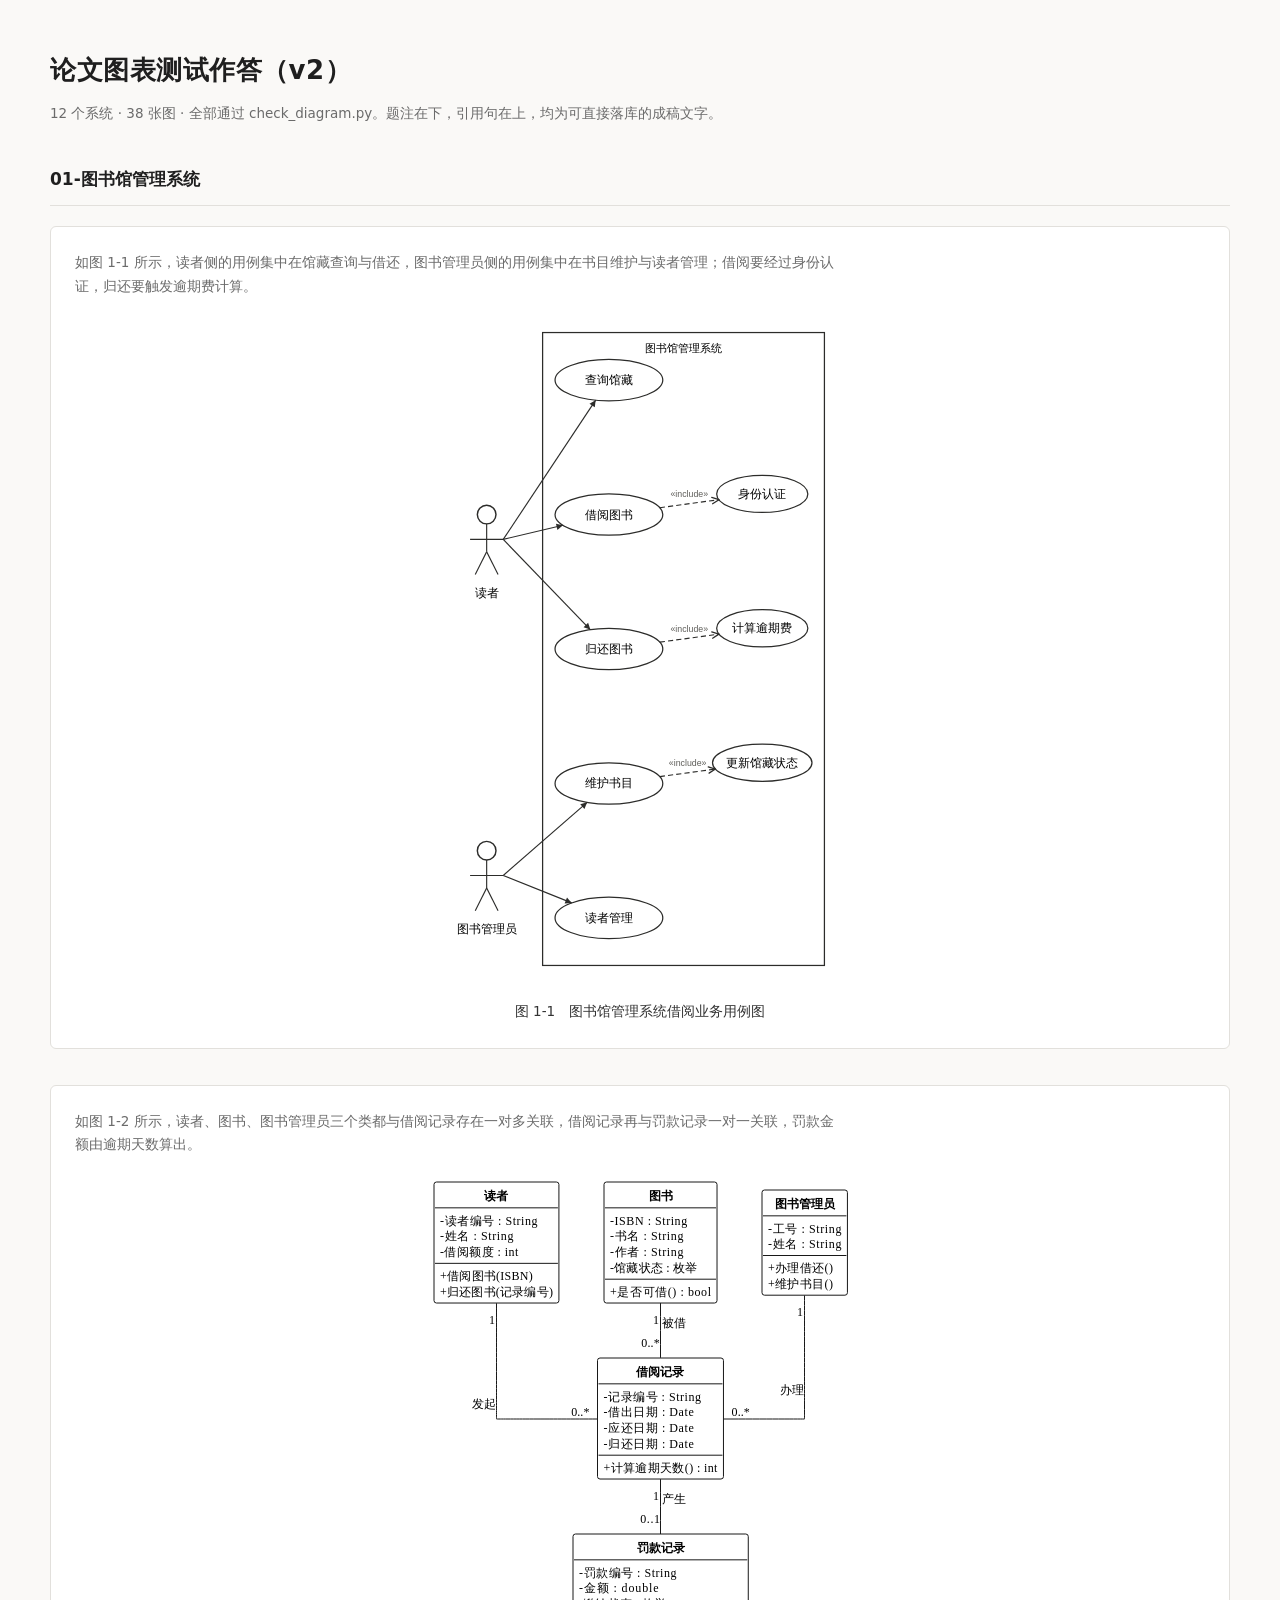
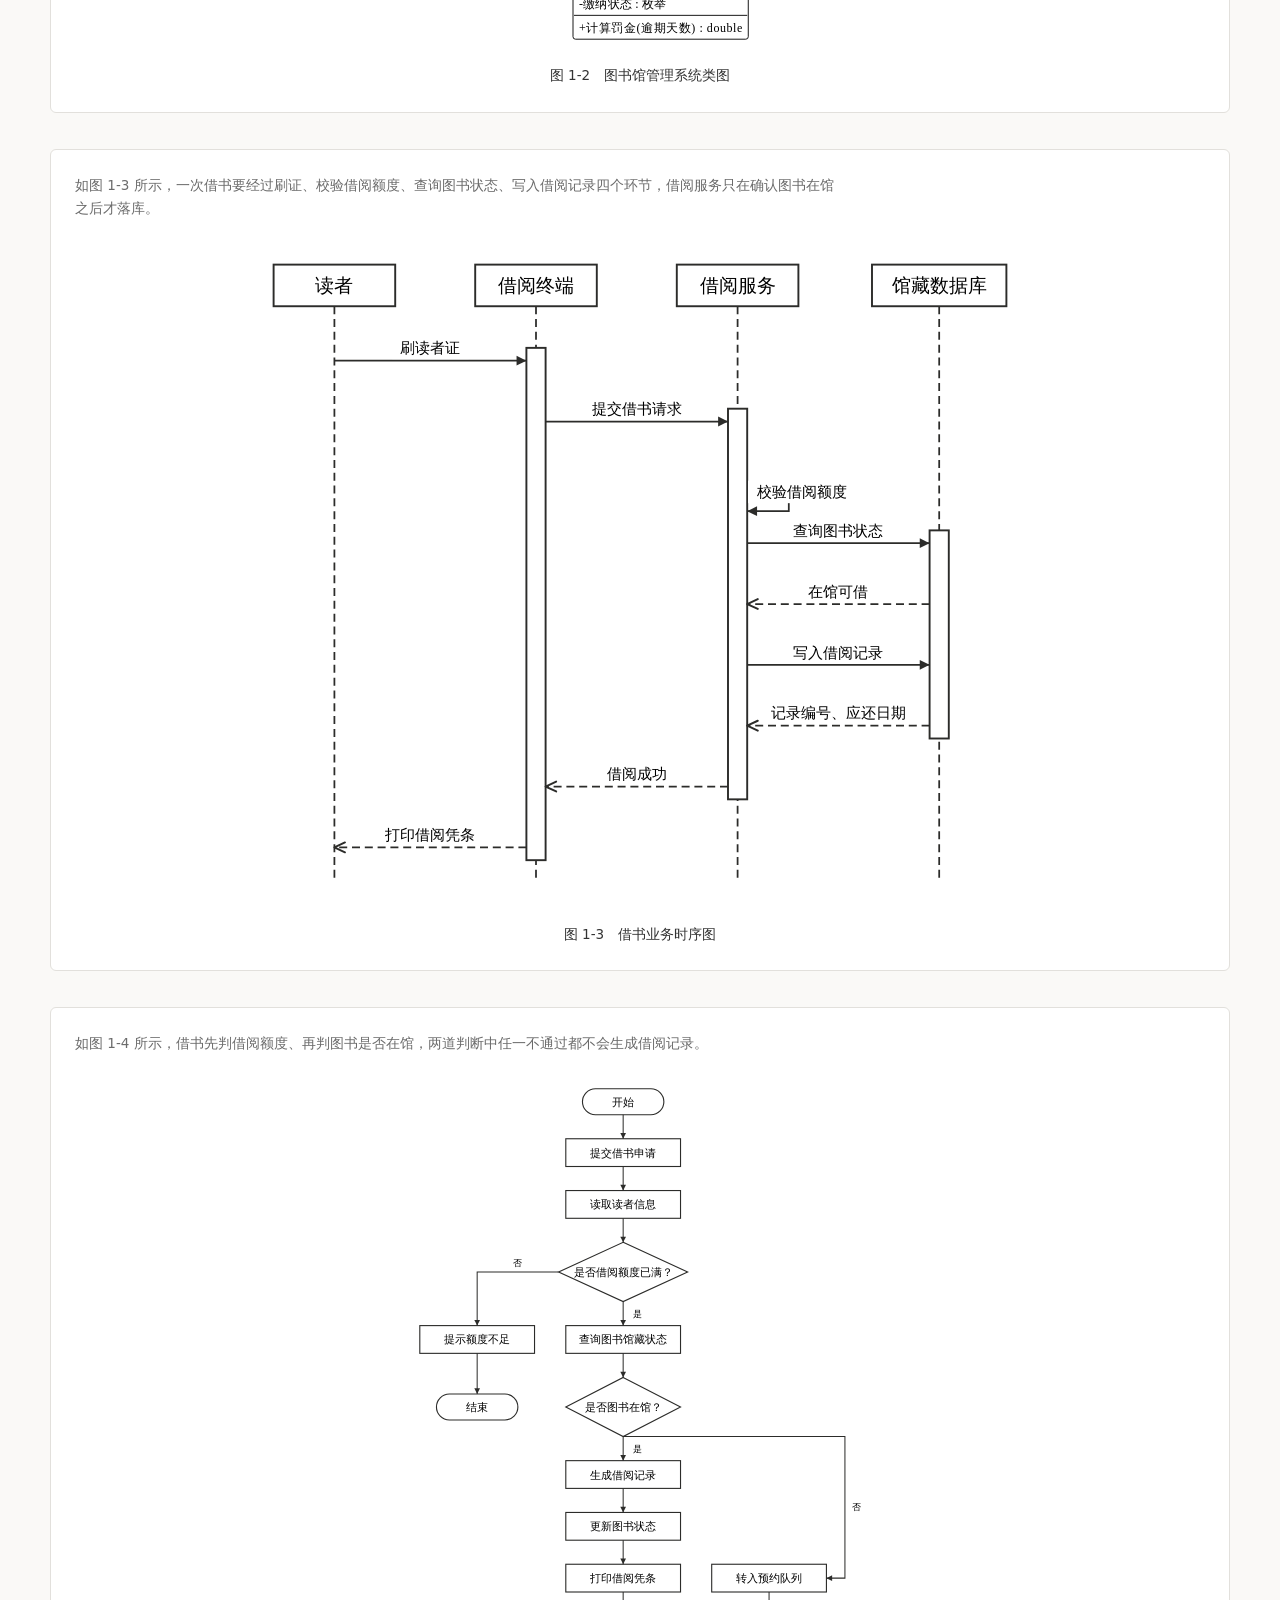
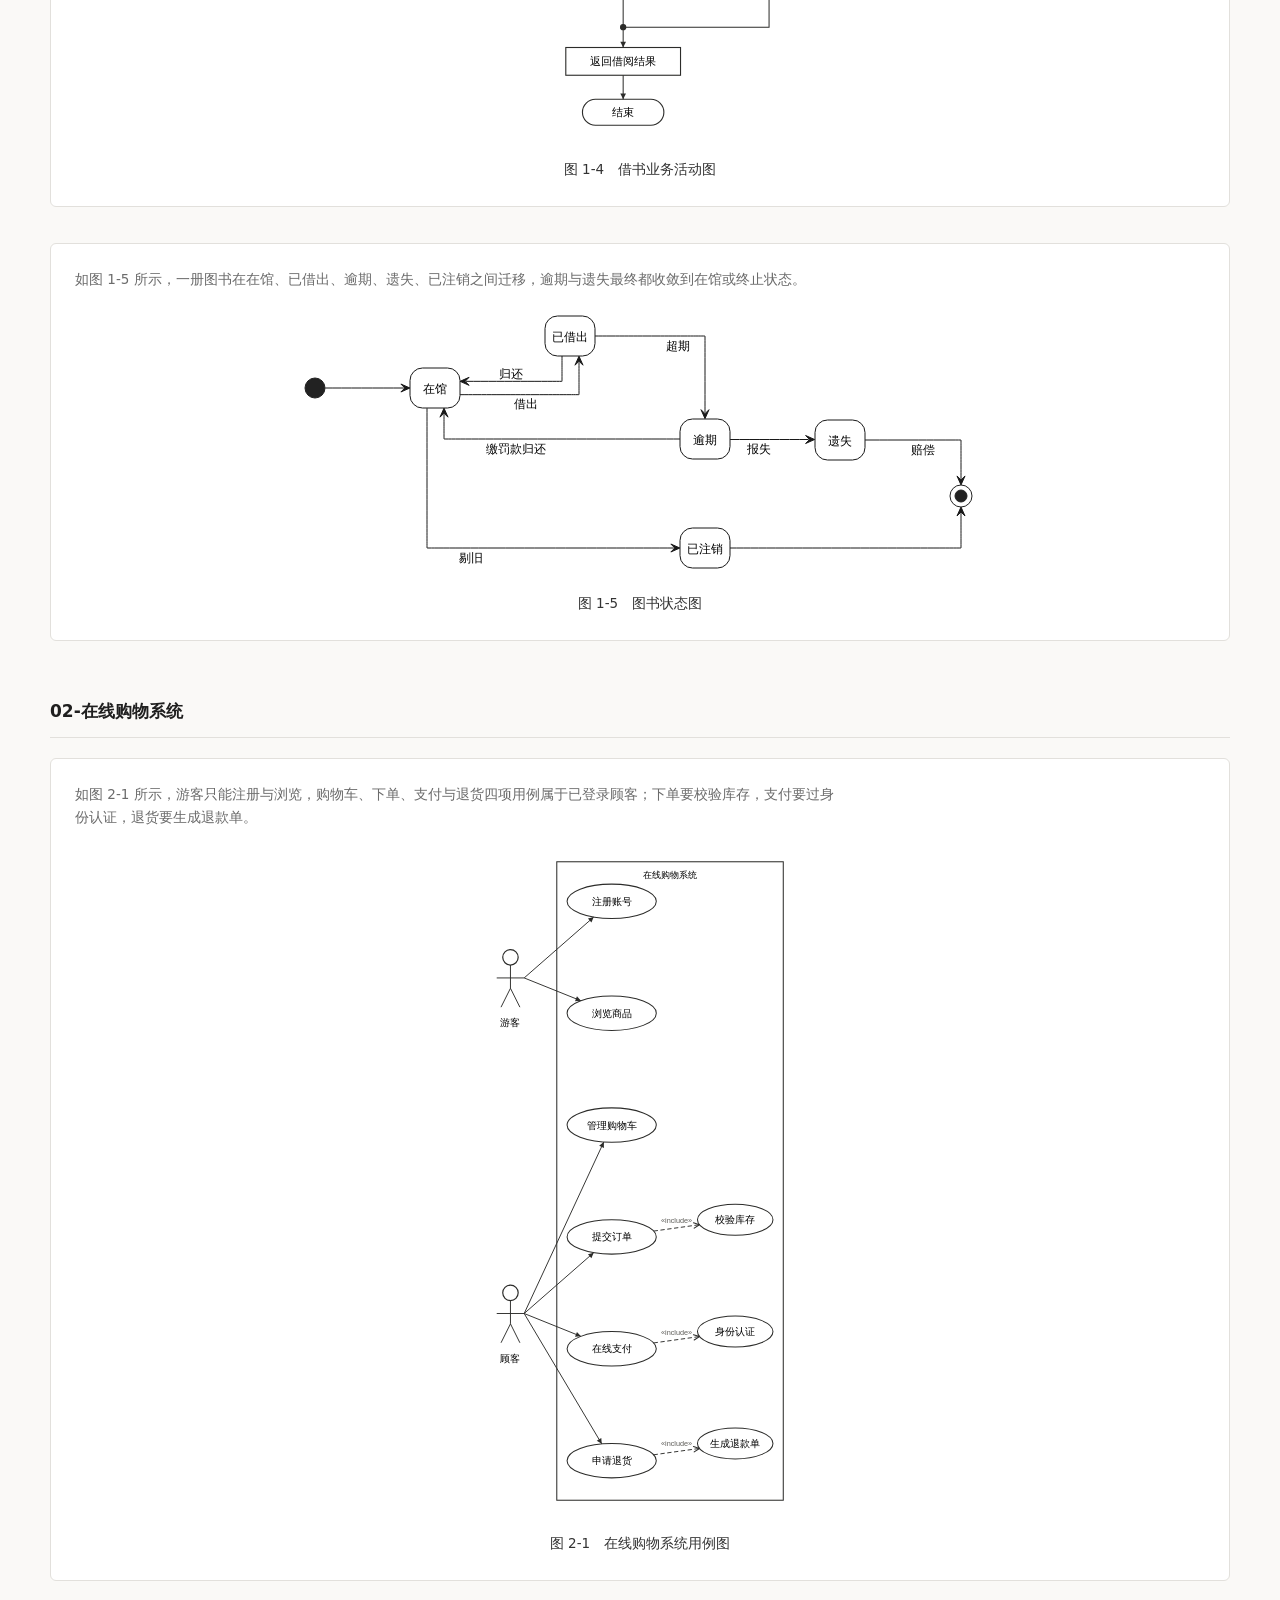
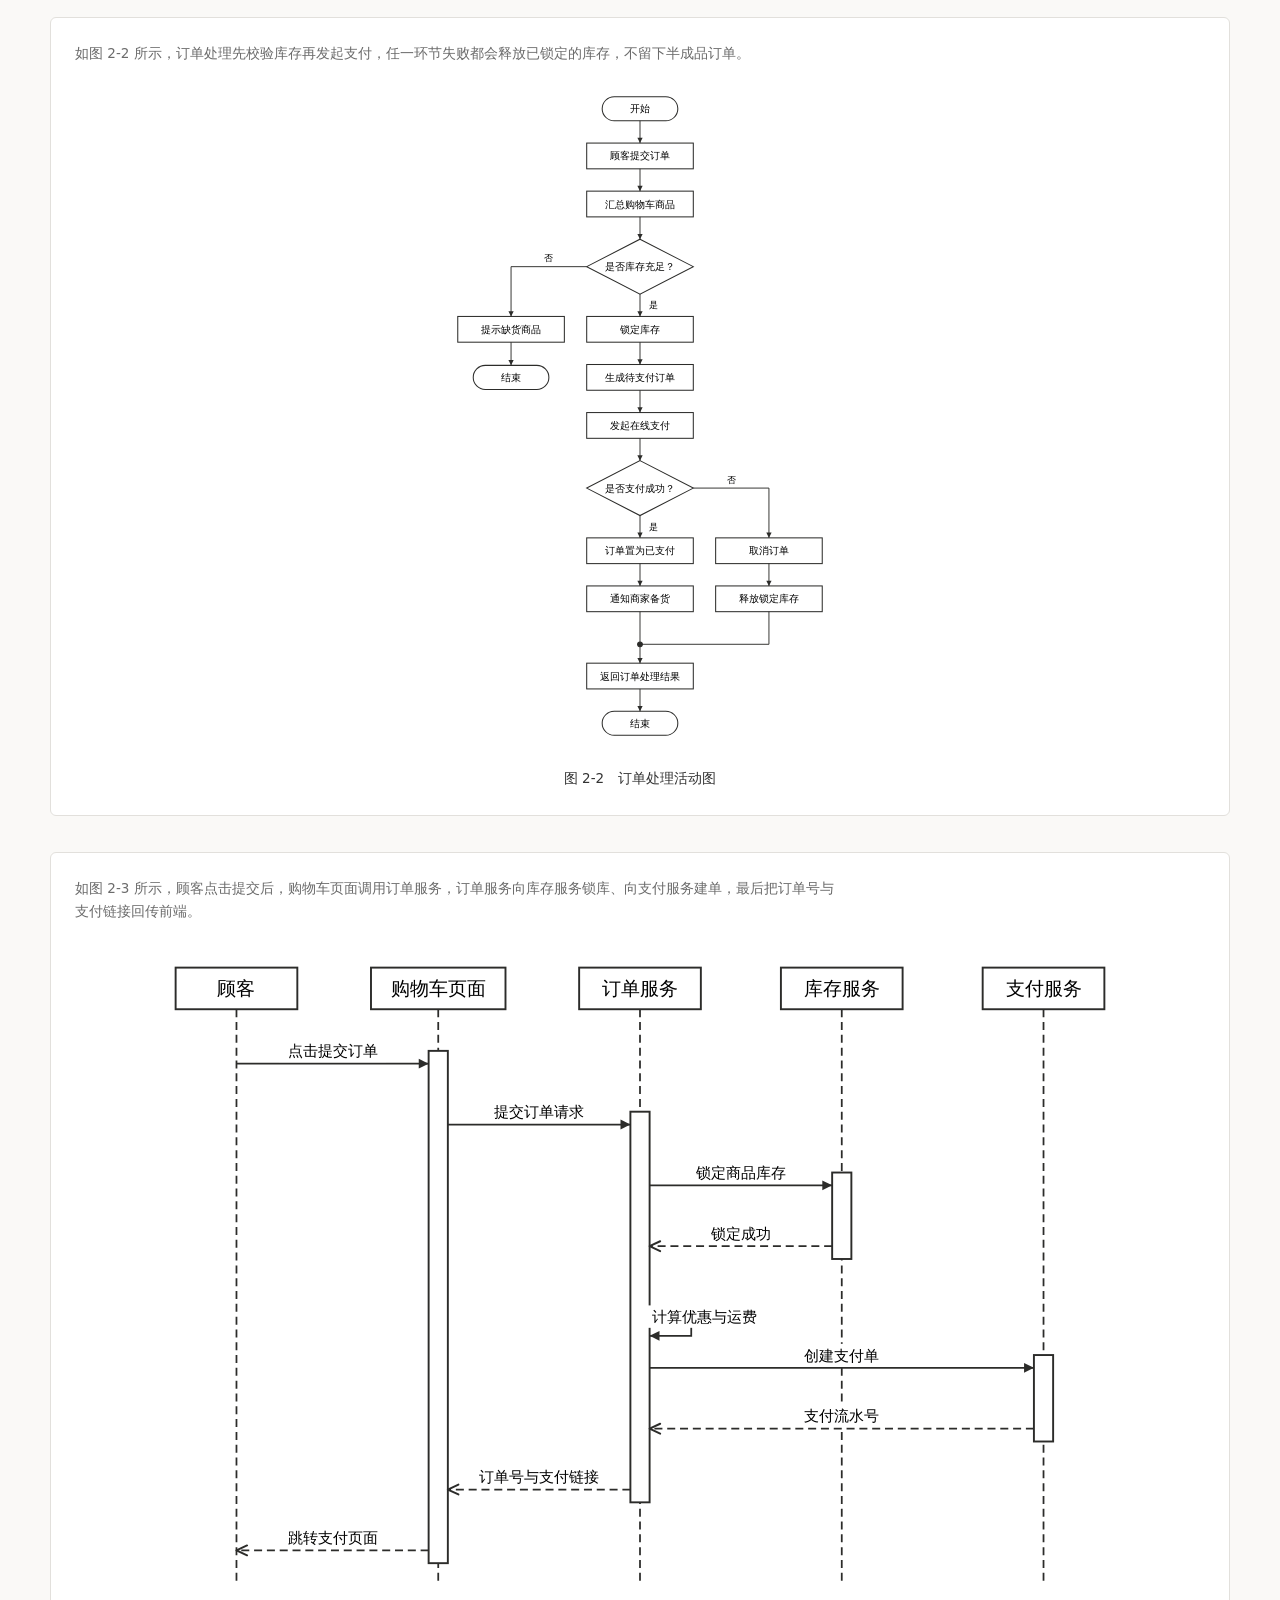
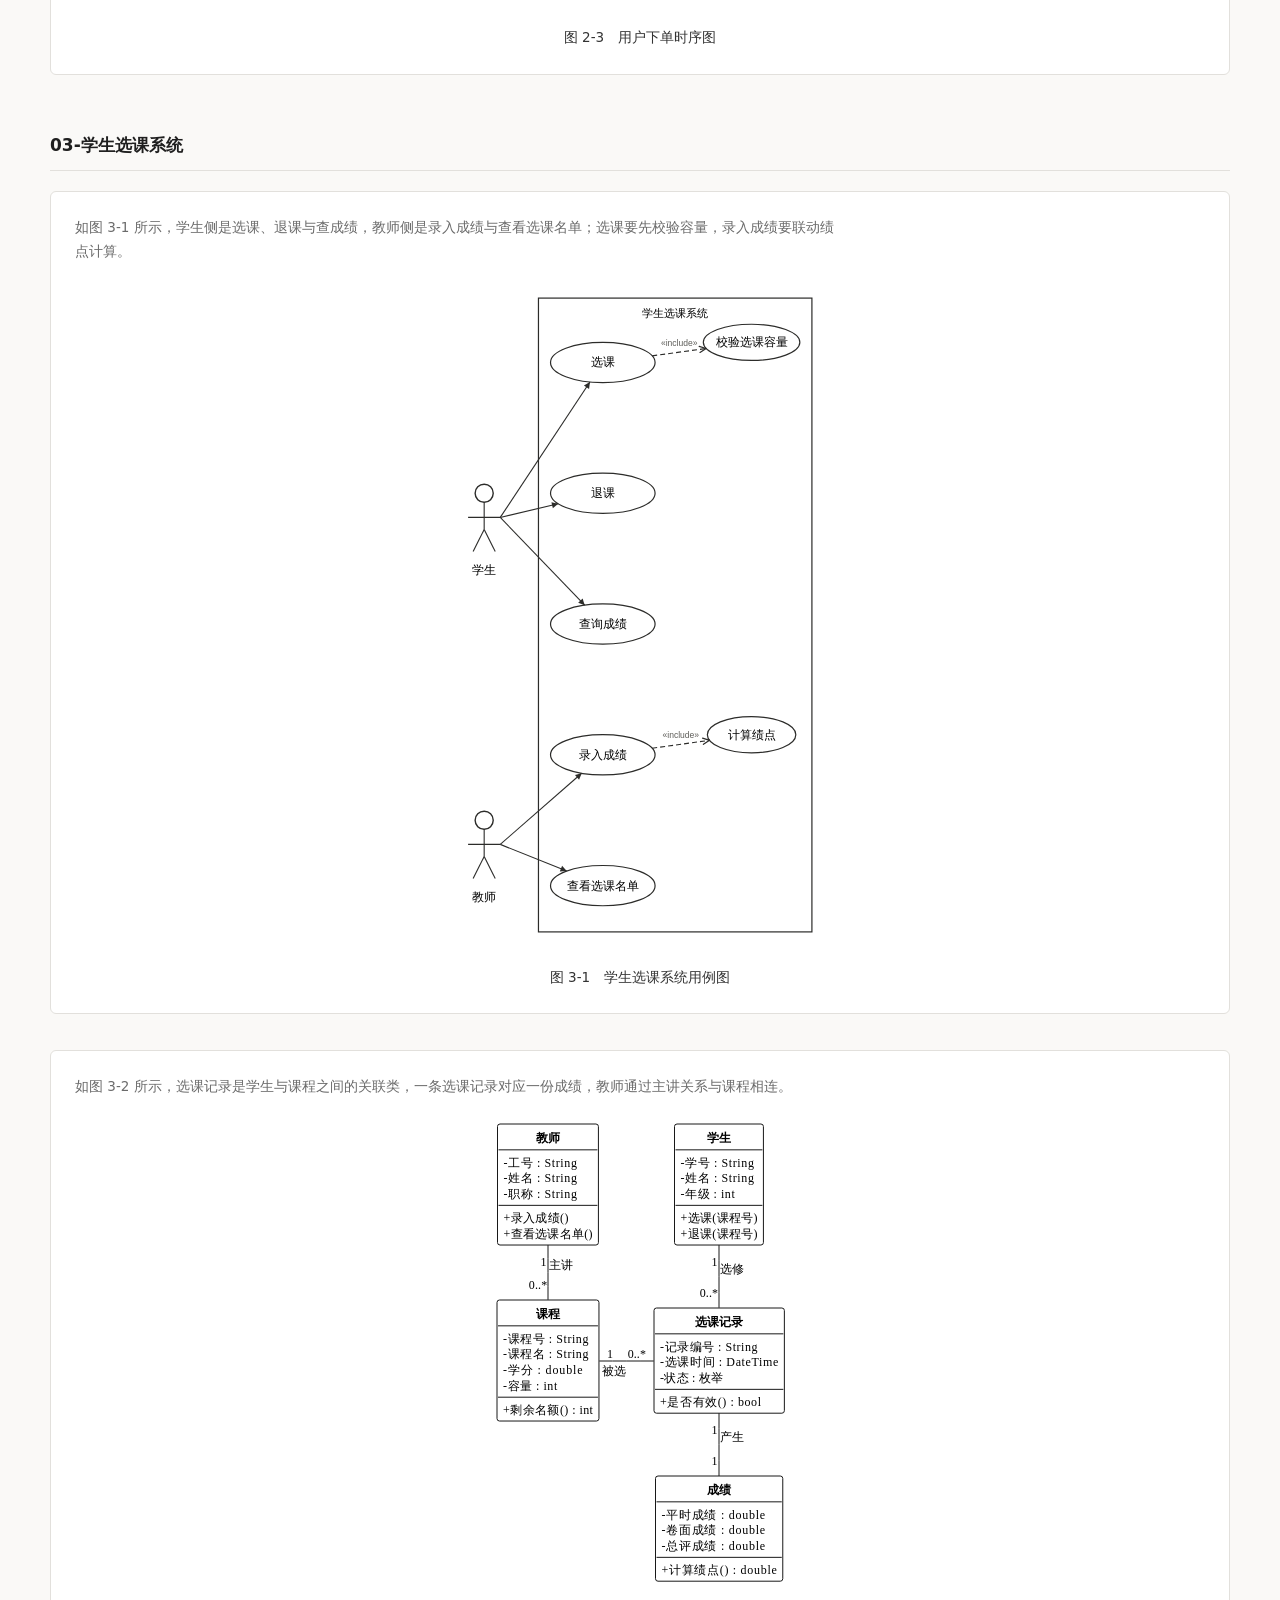
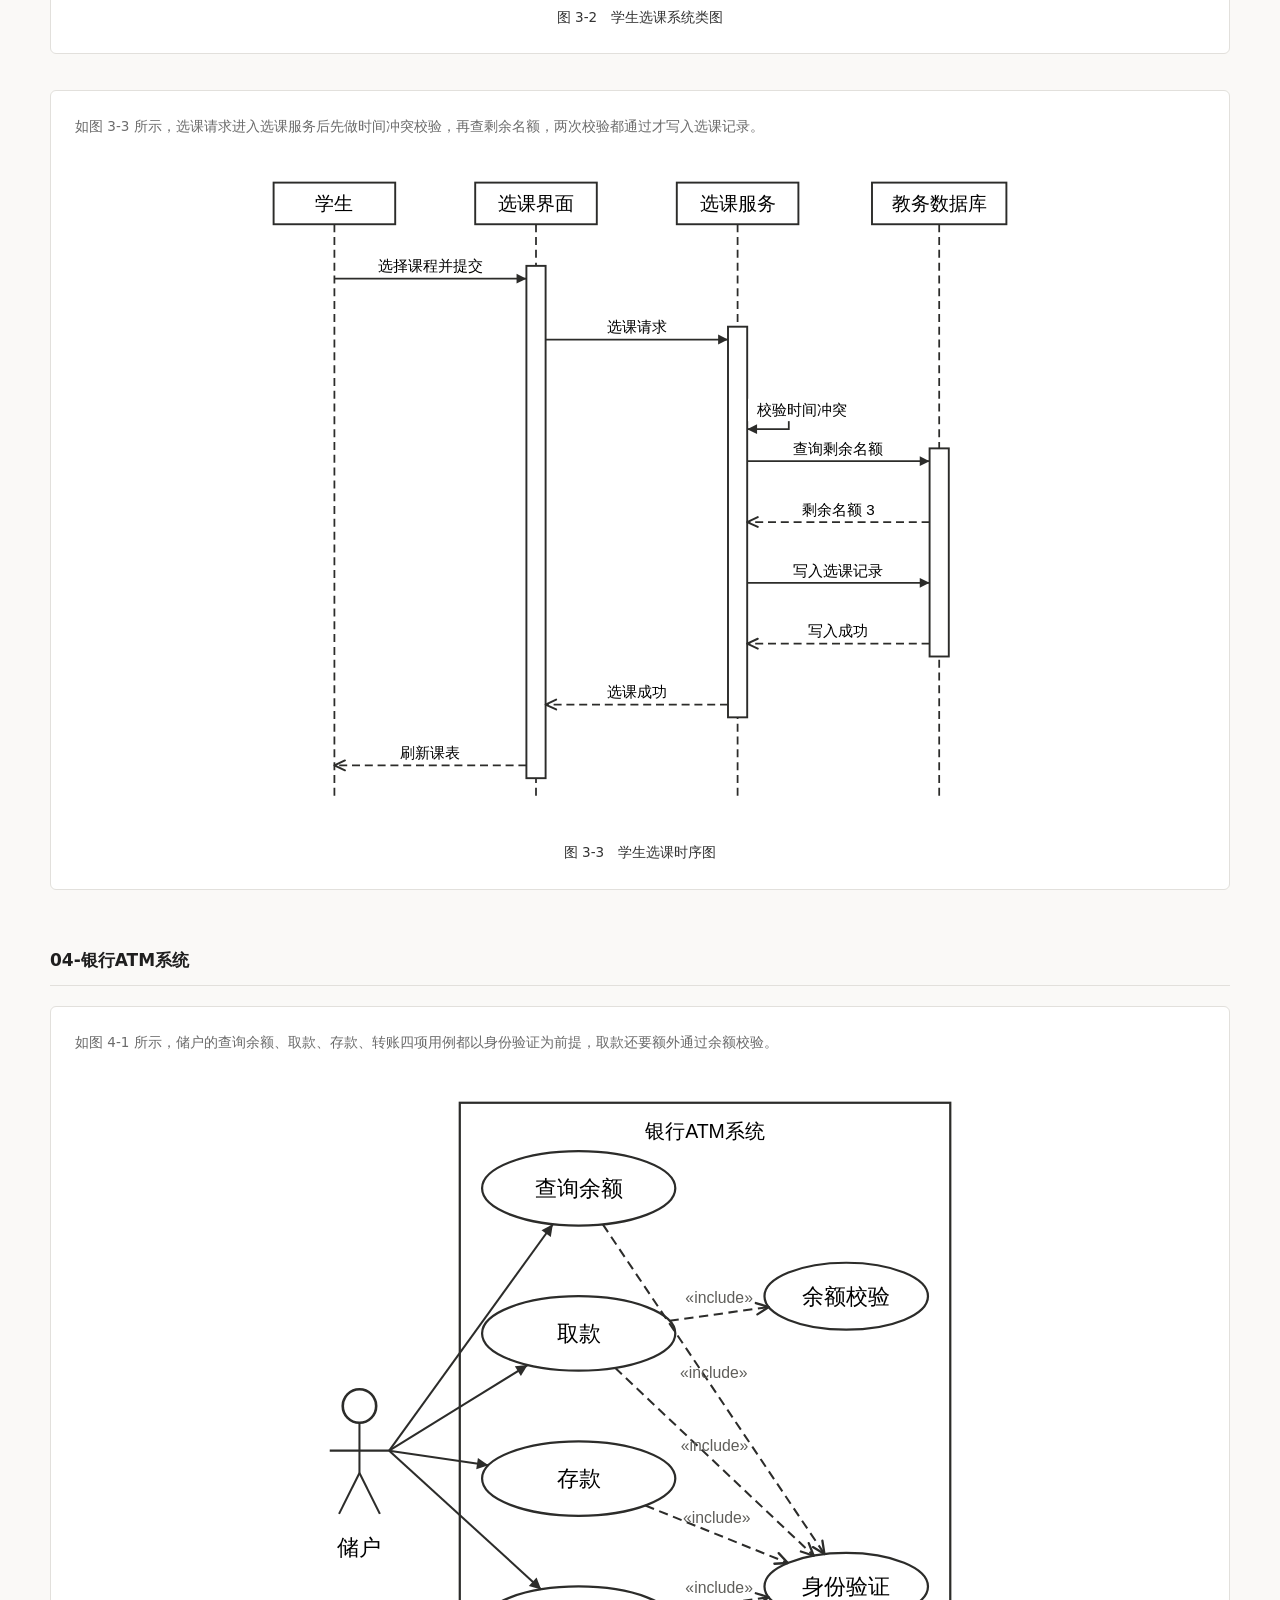
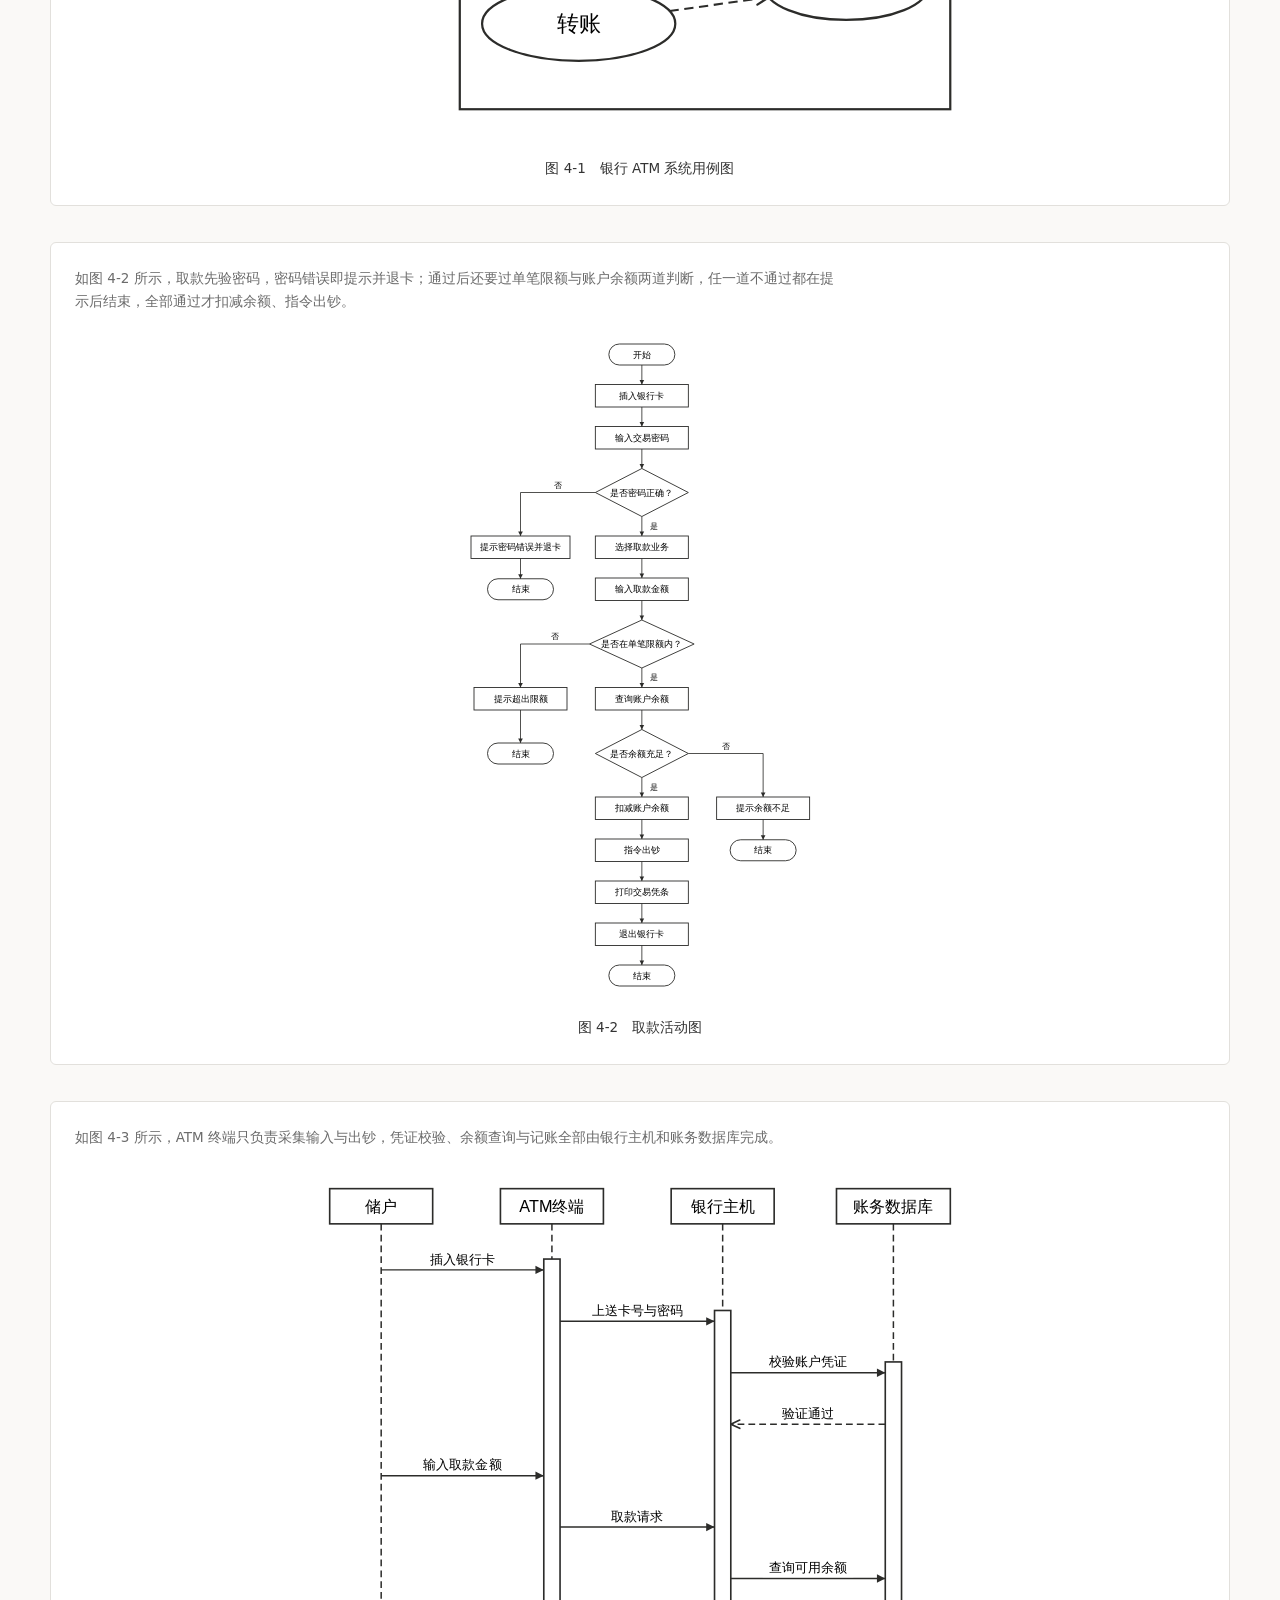
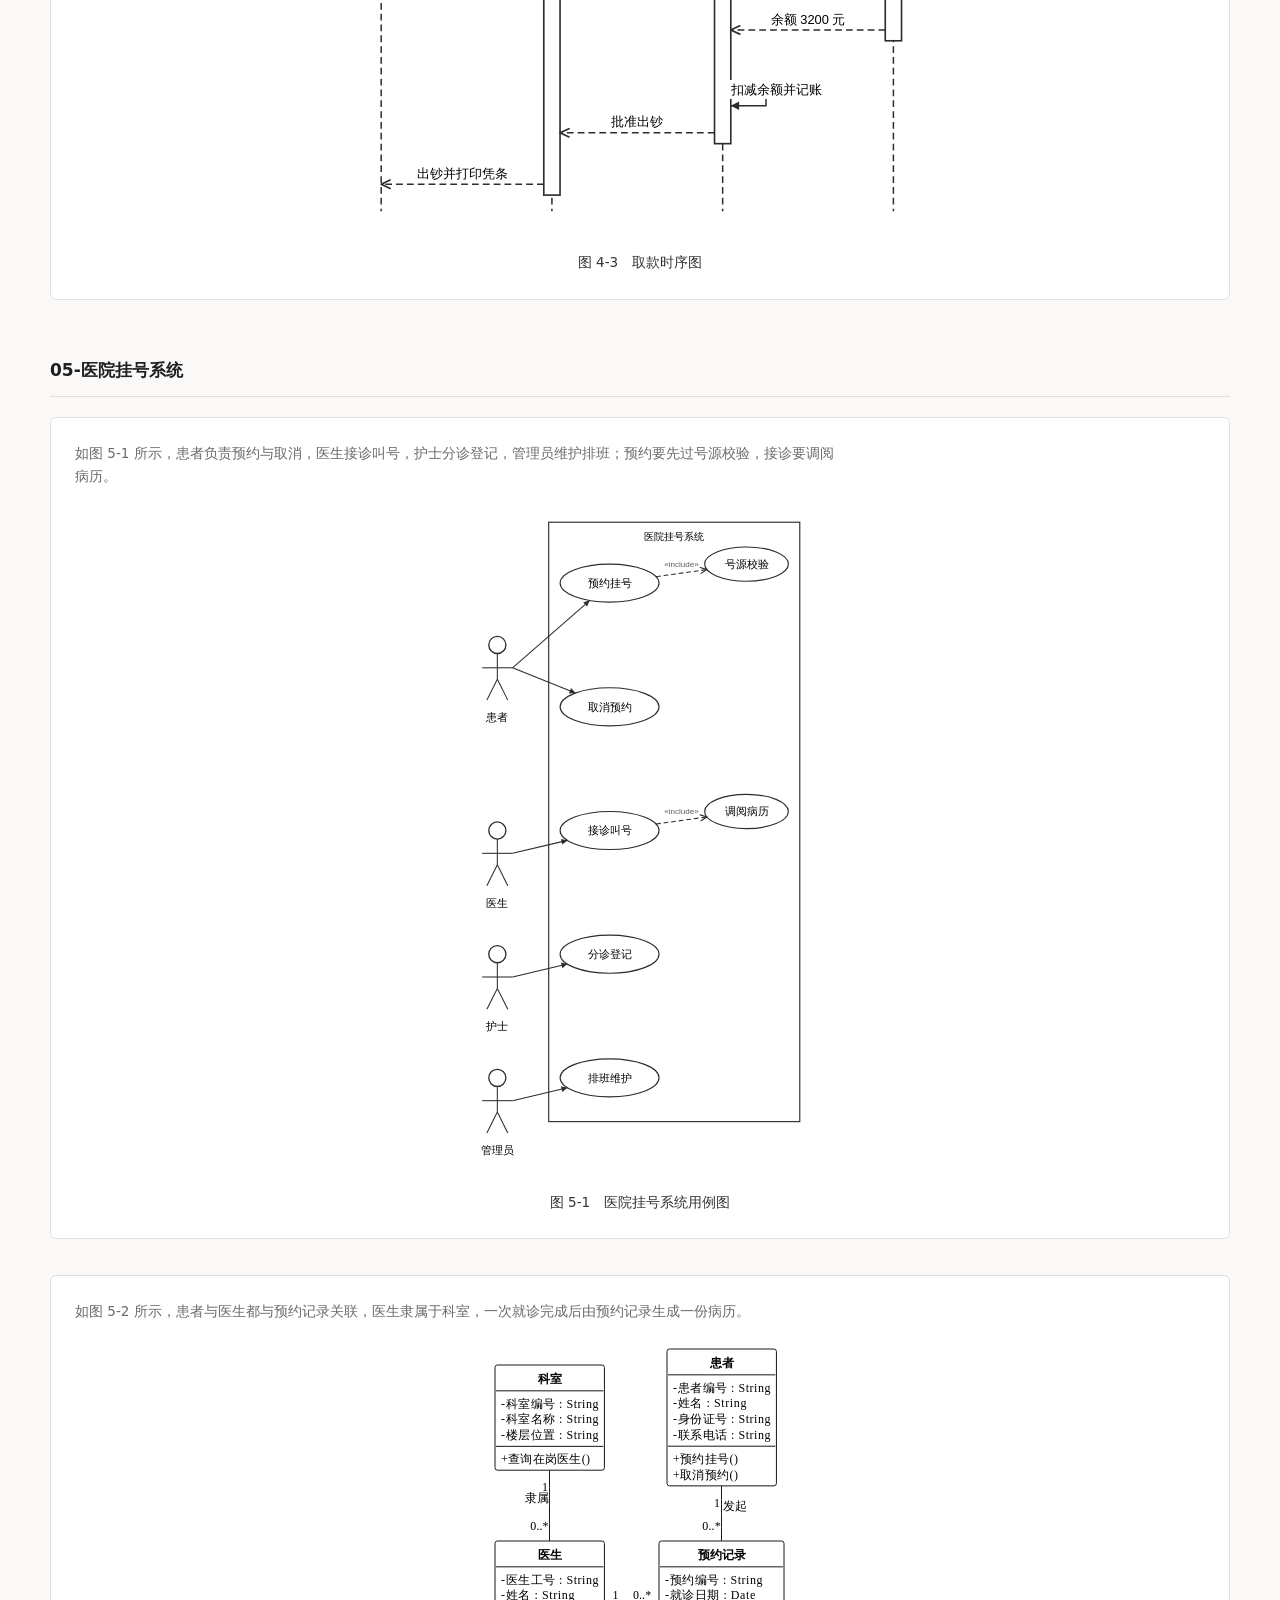
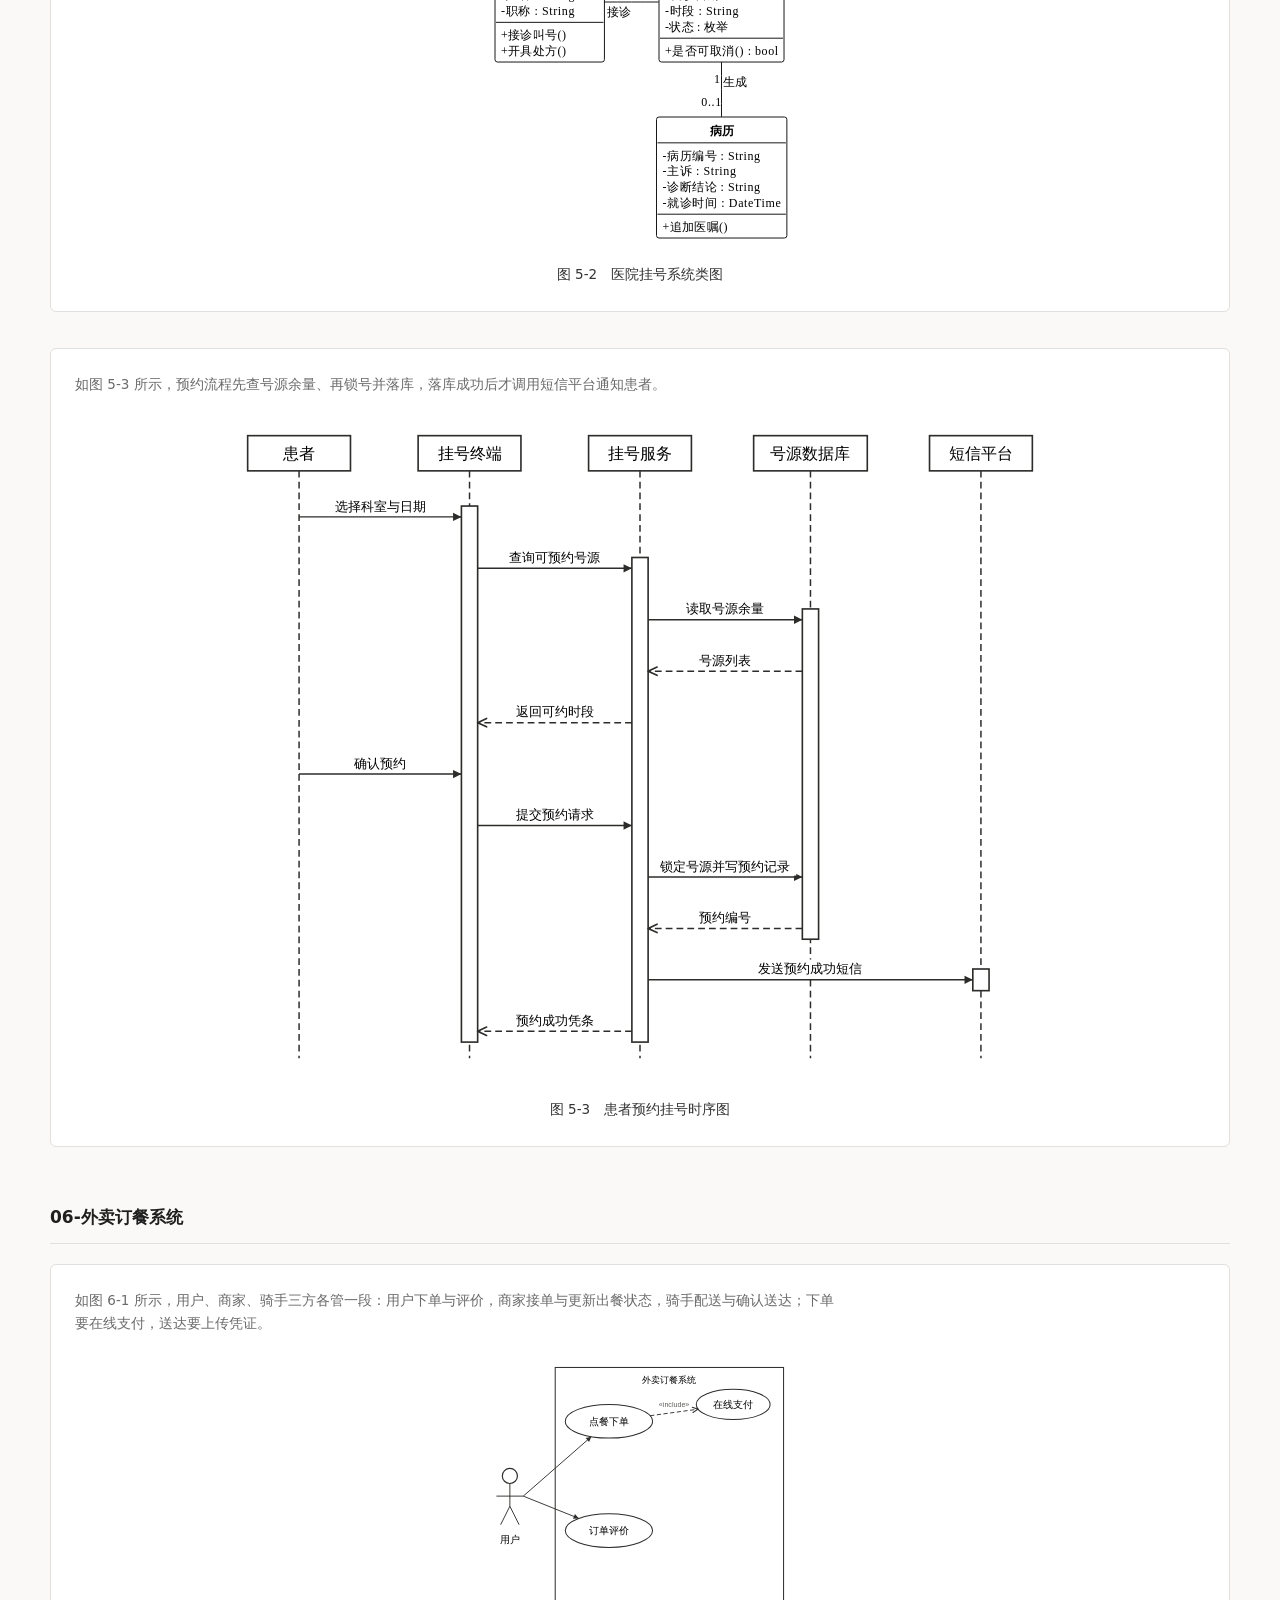
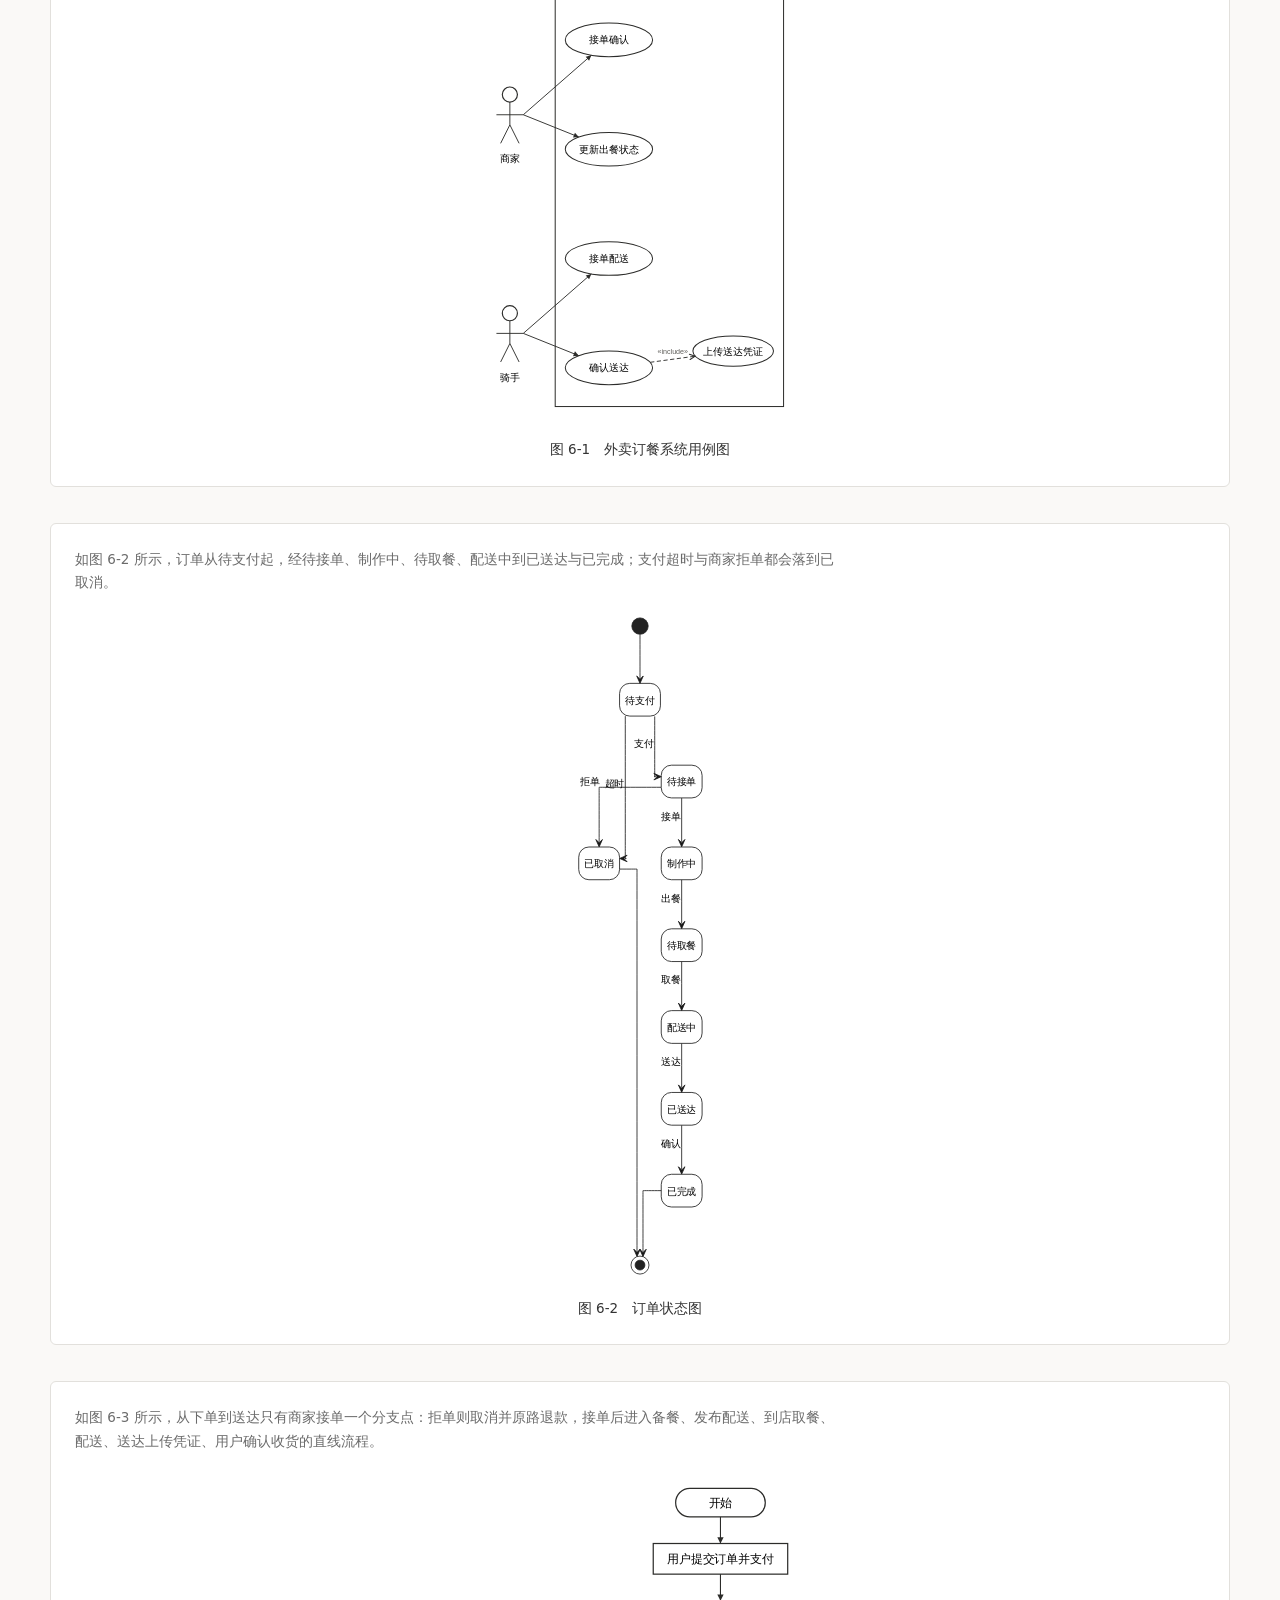
<file: docs/example/thesis-diagram/index.html>
<!DOCTYPE html>
<html lang="zh-CN">
<head>
<meta charset="utf-8">
<title>论文图表测试作答 v2 · 38 张图总览</title>
<style>
  :root { --ink:#1f1f1f; --muted:#6b6b6b; --line:#e2e0dc; }
  * { box-sizing:border-box; }
  body { margin:0; padding:48px 32px 80px; background:#faf9f7; color:var(--ink);
         font:15px/1.75 "Microsoft YaHei","PingFang SC",system-ui,sans-serif; }
  header { max-width:1180px; margin:0 auto 40px; }
  h1 { font-size:26px; font-weight:600; letter-spacing:.5px; margin:0 0 8px; }
  header p { color:var(--muted); margin:0; font-size:13.5px; }
  section { max-width:1180px; margin:0 auto 56px; }
  h2 { font-size:17px; font-weight:600; margin:0 0 20px; padding-bottom:10px;
        border-bottom:1px solid var(--line); }
  figure { margin:0 0 36px; padding:24px; background:#fff; border:1px solid var(--line);
            border-radius:6px; }
  figure img { display:block; margin:0 auto; max-width:100%; max-height:74vh;
                width:auto; height:auto; }
  .cite { color:var(--muted); font-size:13.5px; margin:0 0 18px; max-width:760px; }
  figcaption { text-align:center; font-size:13.5px; margin-top:18px; color:#333; }
</style>
</head>
<body>
<header>
  <h1>论文图表测试作答（v2）</h1>
  <p>12 个系统 · 38 张图 · 全部通过 check_diagram.py。题注在下，引用句在上，均为可直接落库的成稿文字。</p>
</header>
<section><h2>01-图书馆管理系统</h2>
<figure><p class="cite">如图 1-1 所示，读者侧的用例集中在馆藏查询与借还，图书管理员侧的用例集中在书目维护与读者管理；借阅要经过身份认证，归还要触发逾期费计算。</p><img src="01-图书馆管理系统/图1-1-借阅业务用例图.svg" alt="图 1-1　图书馆管理系统借阅业务用例图"><figcaption>图 1-1　图书馆管理系统借阅业务用例图</figcaption></figure>
<figure><p class="cite">如图 1-2 所示，读者、图书、图书管理员三个类都与借阅记录存在一对多关联，借阅记录再与罚款记录一对一关联，罚款金额由逾期天数算出。</p><img src="01-图书馆管理系统/图1-2-图书馆类图.svg" alt="图 1-2　图书馆管理系统类图"><figcaption>图 1-2　图书馆管理系统类图</figcaption></figure>
<figure><p class="cite">如图 1-3 所示，一次借书要经过刷证、校验借阅额度、查询图书状态、写入借阅记录四个环节，借阅服务只在确认图书在馆之后才落库。</p><img src="01-图书馆管理系统/图1-3-借书业务时序图.svg" alt="图 1-3　借书业务时序图"><figcaption>图 1-3　借书业务时序图</figcaption></figure>
<figure><p class="cite">如图 1-4 所示，借书先判借阅额度、再判图书是否在馆，两道判断中任一不通过都不会生成借阅记录。</p><img src="01-图书馆管理系统/图1-4-借书业务活动图.svg" alt="图 1-4　借书业务活动图"><figcaption>图 1-4　借书业务活动图</figcaption></figure>
<figure><p class="cite">如图 1-5 所示，一册图书在在馆、已借出、逾期、遗失、已注销之间迁移，逾期与遗失最终都收敛到在馆或终止状态。</p><img src="01-图书馆管理系统/图1-5-图书状态图.svg" alt="图 1-5　图书状态图"><figcaption>图 1-5　图书状态图</figcaption></figure>
</section>
<section><h2>02-在线购物系统</h2>
<figure><p class="cite">如图 2-1 所示，游客只能注册与浏览，购物车、下单、支付与退货四项用例属于已登录顾客；下单要校验库存，支付要过身份认证，退货要生成退款单。</p><img src="02-在线购物系统/图2-1-购物流程用例图.svg" alt="图 2-1　在线购物系统用例图"><figcaption>图 2-1　在线购物系统用例图</figcaption></figure>
<figure><p class="cite">如图 2-2 所示，订单处理先校验库存再发起支付，任一环节失败都会释放已锁定的库存，不留下半成品订单。</p><img src="02-在线购物系统/图2-2-订单处理活动图.svg" alt="图 2-2　订单处理活动图"><figcaption>图 2-2　订单处理活动图</figcaption></figure>
<figure><p class="cite">如图 2-3 所示，顾客点击提交后，购物车页面调用订单服务，订单服务向库存服务锁库、向支付服务建单，最后把订单号与支付链接回传前端。</p><img src="02-在线购物系统/图2-3-用户下单时序图.svg" alt="图 2-3　用户下单时序图"><figcaption>图 2-3　用户下单时序图</figcaption></figure>
</section>
<section><h2>03-学生选课系统</h2>
<figure><p class="cite">如图 3-1 所示，学生侧是选课、退课与查成绩，教师侧是录入成绩与查看选课名单；选课要先校验容量，录入成绩要联动绩点计算。</p><img src="03-学生选课系统/图3-1-选课业务用例图.svg" alt="图 3-1　学生选课系统用例图"><figcaption>图 3-1　学生选课系统用例图</figcaption></figure>
<figure><p class="cite">如图 3-2 所示，选课记录是学生与课程之间的关联类，一条选课记录对应一份成绩，教师通过主讲关系与课程相连。</p><img src="03-学生选课系统/图3-2-选课系统类图.svg" alt="图 3-2　学生选课系统类图"><figcaption>图 3-2　学生选课系统类图</figcaption></figure>
<figure><p class="cite">如图 3-3 所示，选课请求进入选课服务后先做时间冲突校验，再查剩余名额，两次校验都通过才写入选课记录。</p><img src="03-学生选课系统/图3-3-学生选课时序图.svg" alt="图 3-3　学生选课时序图"><figcaption>图 3-3　学生选课时序图</figcaption></figure>
</section>
<section><h2>04-银行ATM系统</h2>
<figure><p class="cite">如图 4-1 所示，储户的查询余额、取款、存款、转账四项用例都以身份验证为前提，取款还要额外通过余额校验。</p><img src="04-银行ATM系统/图4-1-ATM业务用例图.svg" alt="图 4-1　银行 ATM 系统用例图"><figcaption>图 4-1　银行 ATM 系统用例图</figcaption></figure>
<figure><p class="cite">如图 4-2 所示，取款先验密码，密码错误即提示并退卡；通过后还要过单笔限额与账户余额两道判断，任一道不通过都在提示后结束，全部通过才扣减余额、指令出钞。</p><img src="04-银行ATM系统/图4-2-取款活动图.svg" alt="图 4-2　取款活动图"><figcaption>图 4-2　取款活动图</figcaption></figure>
<figure><p class="cite">如图 4-3 所示，ATM 终端只负责采集输入与出钞，凭证校验、余额查询与记账全部由银行主机和账务数据库完成。</p><img src="04-银行ATM系统/图4-3-取款时序图.svg" alt="图 4-3　取款时序图"><figcaption>图 4-3　取款时序图</figcaption></figure>
</section>
<section><h2>05-医院挂号系统</h2>
<figure><p class="cite">如图 5-1 所示，患者负责预约与取消，医生接诊叫号，护士分诊登记，管理员维护排班；预约要先过号源校验，接诊要调阅病历。</p><img src="05-医院挂号系统/图5-1-挂号业务用例图.svg" alt="图 5-1　医院挂号系统用例图"><figcaption>图 5-1　医院挂号系统用例图</figcaption></figure>
<figure><p class="cite">如图 5-2 所示，患者与医生都与预约记录关联，医生隶属于科室，一次就诊完成后由预约记录生成一份病历。</p><img src="05-医院挂号系统/图5-2-挂号系统类图.svg" alt="图 5-2　医院挂号系统类图"><figcaption>图 5-2　医院挂号系统类图</figcaption></figure>
<figure><p class="cite">如图 5-3 所示，预约流程先查号源余量、再锁号并落库，落库成功后才调用短信平台通知患者。</p><img src="05-医院挂号系统/图5-3-患者预约挂号时序图.svg" alt="图 5-3　患者预约挂号时序图"><figcaption>图 5-3　患者预约挂号时序图</figcaption></figure>
</section>
<section><h2>06-外卖订餐系统</h2>
<figure><p class="cite">如图 6-1 所示，用户、商家、骑手三方各管一段：用户下单与评价，商家接单与更新出餐状态，骑手配送与确认送达；下单要在线支付，送达要上传凭证。</p><img src="06-外卖订餐系统/图6-1-订餐业务用例图.svg" alt="图 6-1　外卖订餐系统用例图"><figcaption>图 6-1　外卖订餐系统用例图</figcaption></figure>
<figure><p class="cite">如图 6-2 所示，订单从待支付起，经待接单、制作中、待取餐、配送中到已送达与已完成；支付超时与商家拒单都会落到已取消。</p><img src="06-外卖订餐系统/图6-2-订单状态图.svg" alt="图 6-2　订单状态图"><figcaption>图 6-2　订单状态图</figcaption></figure>
<figure><p class="cite">如图 6-3 所示，从下单到送达只有商家接单一个分支点：拒单则取消并原路退款，接单后进入备餐、发布配送、到店取餐、配送、送达上传凭证、用户确认收货的直线流程。</p><img src="06-外卖订餐系统/图6-3-下单到送达活动图.svg" alt="图 6-3　下单到送达活动图"><figcaption>图 6-3　下单到送达活动图</figcaption></figure>
</section>
<section><h2>07-校园宿舍管理系统</h2>
<figure><p class="cite">如图 7-1 所示，学生办理入住、退宿与报修，管理员分配宿舍与处理报修；入住要校验床位，报修要生成维修单。</p><img src="07-校园宿舍管理系统/图7-1-宿舍业务用例图.svg" alt="图 7-1　校园宿舍管理系统用例图"><figcaption>图 7-1　校园宿舍管理系统用例图</figcaption></figure>
<figure><p class="cite">如图 7-2 所示，宿舍包含多个床位，一个床位同一时刻只被一名学生占用，学生提交的维修单由宿管员处理。</p><img src="07-校园宿舍管理系统/图7-2-宿舍管理类图.svg" alt="图 7-2　宿舍管理类图"><figcaption>图 7-2　宿舍管理类图</figcaption></figure>
<figure><p class="cite">如图 7-3 所示，报修先校验信息完整性，再由宿管员判断是否需要外部维修队，维修完成后由学生确认才结单。</p><img src="07-校园宿舍管理系统/图7-3-宿舍报修活动图.svg" alt="图 7-3　宿舍报修活动图"><figcaption>图 7-3　宿舍报修活动图</figcaption></figure>
</section>
<section><h2>08-电影院购票系统</h2>
<figure><p class="cite">如图 8-1 所示，观众从查询影片、选择场次到选座购票，选座要锁定座位、支付要过支付网关，退票要释放座位。</p><img src="08-电影院购票系统/图8-1-在线购票用例图.svg" alt="图 8-1　电影院在线购票系统用例图"><figcaption>图 8-1　电影院在线购票系统用例图</figcaption></figure>
<figure><p class="cite">如图 8-2 所示，锁座成功后座位只保留十五分钟，支付回执到达才把座位置为已售并出票，超时未付则自动释放。</p><img src="08-电影院购票系统/图8-2-电影票预订时序图.svg" alt="图 8-2　电影票预订时序图"><figcaption>图 8-2　电影票预订时序图</figcaption></figure>
<figure><p class="cite">如图 8-3 所示，影片与影厅各自对应多个场次，影厅包含固定座位，场次与座位的组合决定一张票券。</p><img src="08-电影院购票系统/图8-3-影厅场次类图.svg" alt="图 8-3　影厅与场次类图"><figcaption>图 8-3　影厅与场次类图</figcaption></figure>
</section>
<section><h2>09-网盘文件管理系统</h2>
<figure><p class="cite">如图 9-1 所示，用户的上传、下载、分享与文件管理四类操作中，上传要过格式校验，分享要生成链接，管理文件包含删除与重命名两个子用例。</p><img src="09-网盘文件管理系统/图9-1-文件操作用例图.svg" alt="图 9-1　网盘文件管理系统用例图"><figcaption>图 9-1　网盘文件管理系统用例图</figcaption></figure>
<figure><p class="cite">如图 9-2 所示，分享流程先校验文件归属，再生成带令牌的链接；访客打开时还要过有效期与访问密码两道校验，都通过才提供下载。</p><img src="09-网盘文件管理系统/图9-2-文件分享流程活动图.svg" alt="图 9-2　文件分享流程活动图"><figcaption>图 9-2　文件分享流程活动图</figcaption></figure>
<figure><p class="cite">如图 9-3 所示，文件从上传中进入正常，删除后进回收站，回收站里既可恢复也可彻底清除，上传中断则直接落到已失败。</p><img src="09-网盘文件管理系统/图9-3-文件生命周期状态图.svg" alt="图 9-3　文件生命周期状态图"><figcaption>图 9-3　文件生命周期状态图</figcaption></figure>
</section>
<section><h2>10-智能停车场系统</h2>
<figure><p class="cite">如图 10-1 所示，车主的入场、缴费、出场三个用例构成一次停车闭环，入场要车牌识别，出场要停车计费；管理员负责月卡与车位监控。</p><img src="10-智能停车场系统/图10-1-停车业务用例图.svg" alt="图 10-1　智能停车场系统用例图"><figcaption>图 10-1　智能停车场系统用例图</figcaption></figure>
<figure><p class="cite">如图 10-2 所示，入场先识别车牌再判车位是否已满，出场重新识别车牌并计费，月卡有效或已缴费才抬杆放行。</p><img src="10-智能停车场系统/图10-2-车辆进出活动图.svg" alt="图 10-2　车辆进出停车场活动图"><figcaption>图 10-2　车辆进出停车场活动图</figcaption></figure>
<figure><p class="cite">如图 10-3 所示，一个车主可拥有多辆车，车辆每次入场生成一条停车订单，订单占用一个车位并对应一条收费记录。</p><img src="10-智能停车场系统/图10-3-停车管理类图.svg" alt="图 10-3　停车管理类图"><figcaption>图 10-3　停车管理类图</figcaption></figure>
</section>
<section><h2>11-在线考试系统</h2>
<figure><p class="cite">如图 11-1 所示，学生答题、交卷、查成绩，教师组卷与阅卷；交卷触发自动判分，组卷要先抽取题目。</p><img src="11-在线考试系统/图11-1-考试业务用例图.svg" alt="图 11-1　在线考试系统用例图"><figcaption>图 11-1　在线考试系统用例图</figcaption></figure>
<figure><p class="cite">如图 11-2 所示，答题与答案暂存构成一个循环，&quot;是否继续答题&quot;为是时回流到作答；循环结束后才按触发源分流——到点由系统自动交卷，否则由学生手动交卷，两种交卷统一汇入冻结答卷、判分、阅卷与发布。</p><img src="11-在线考试系统/图11-2-考试过程活动图.svg" alt="图 11-2　考试过程活动图"><figcaption>图 11-2　考试过程活动图</figcaption></figure>
<figure><p class="cite">如图 11-3 所示，交卷请求先校验考试时段，答卷写入后立即加锁，判分服务只回传客观题得分，主观题留给教师。</p><img src="11-在线考试系统/图11-3-学生交卷时序图.svg" alt="图 11-3　学生提交试卷时序图"><figcaption>图 11-3　学生提交试卷时序图</figcaption></figure>
</section>
<section><h2>12-快递物流系统</h2>
<figure><p class="cite">如图 12-1 所示，寄件人下单与查物流，快递员揽收与派送签收；下单要算运费，签收要上传凭证。</p><img src="12-快递物流系统/图12-1-快递业务用例图.svg" alt="图 12-1　快递物流系统用例图"><figcaption>图 12-1　快递物流系统用例图</figcaption></figure>
<figure><p class="cite">如图 12-2 所示，包裹从待揽收起，经已揽收、运输中、派送中到已签收；派送异常先进异常件，可重派也可退回。</p><img src="12-快递物流系统/图12-2-包裹状态图.svg" alt="图 12-2　快递包裹状态图"><figcaption>图 12-2　快递包裹状态图</figcaption></figure>
<figure><p class="cite">如图 12-3 所示，寄件下单由订单服务生成运单，揽收后由订单服务把信息推送给物流中心，分拣、派送、签收的状态再逐级回传。</p><img src="12-快递物流系统/图12-3-快递寄送时序图.svg" alt="图 12-3　快递寄送过程时序图"><figcaption>图 12-3　快递寄送过程时序图</figcaption></figure>
</section>
</body>
</html>
</file>
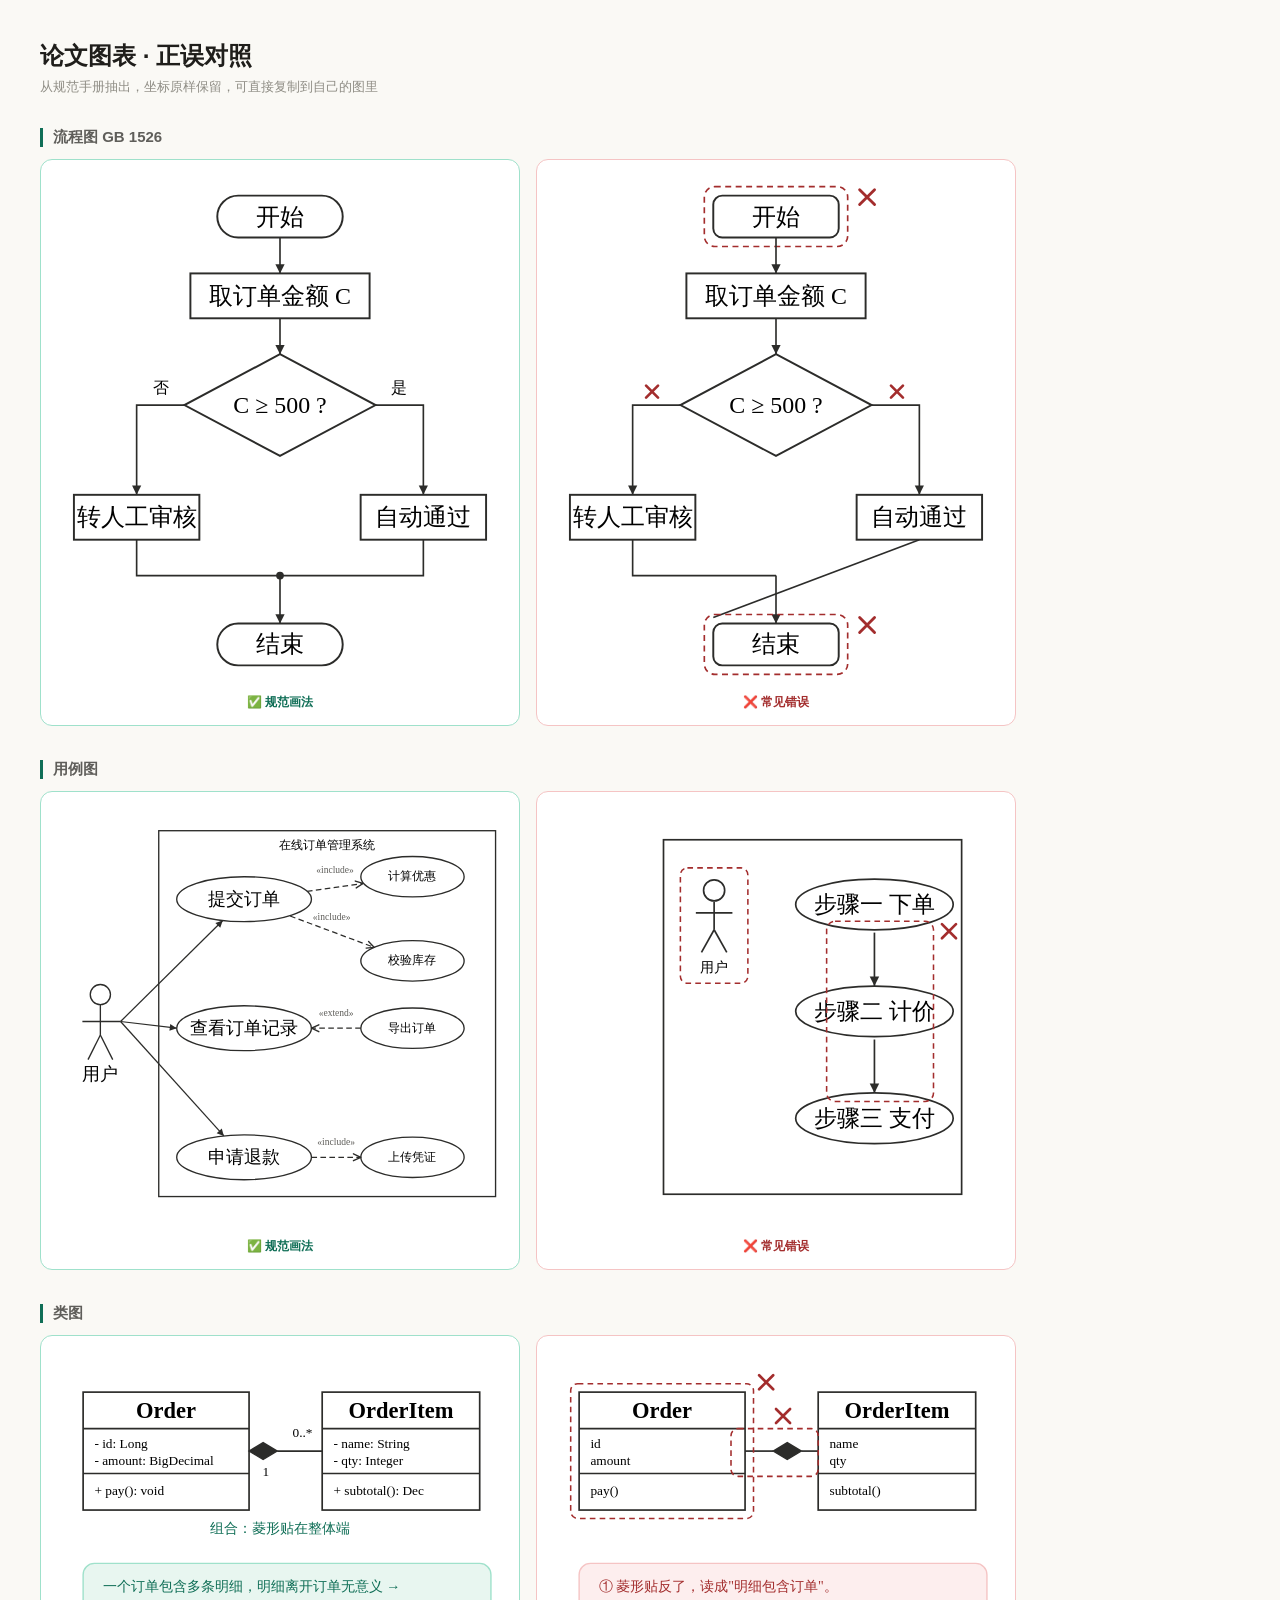
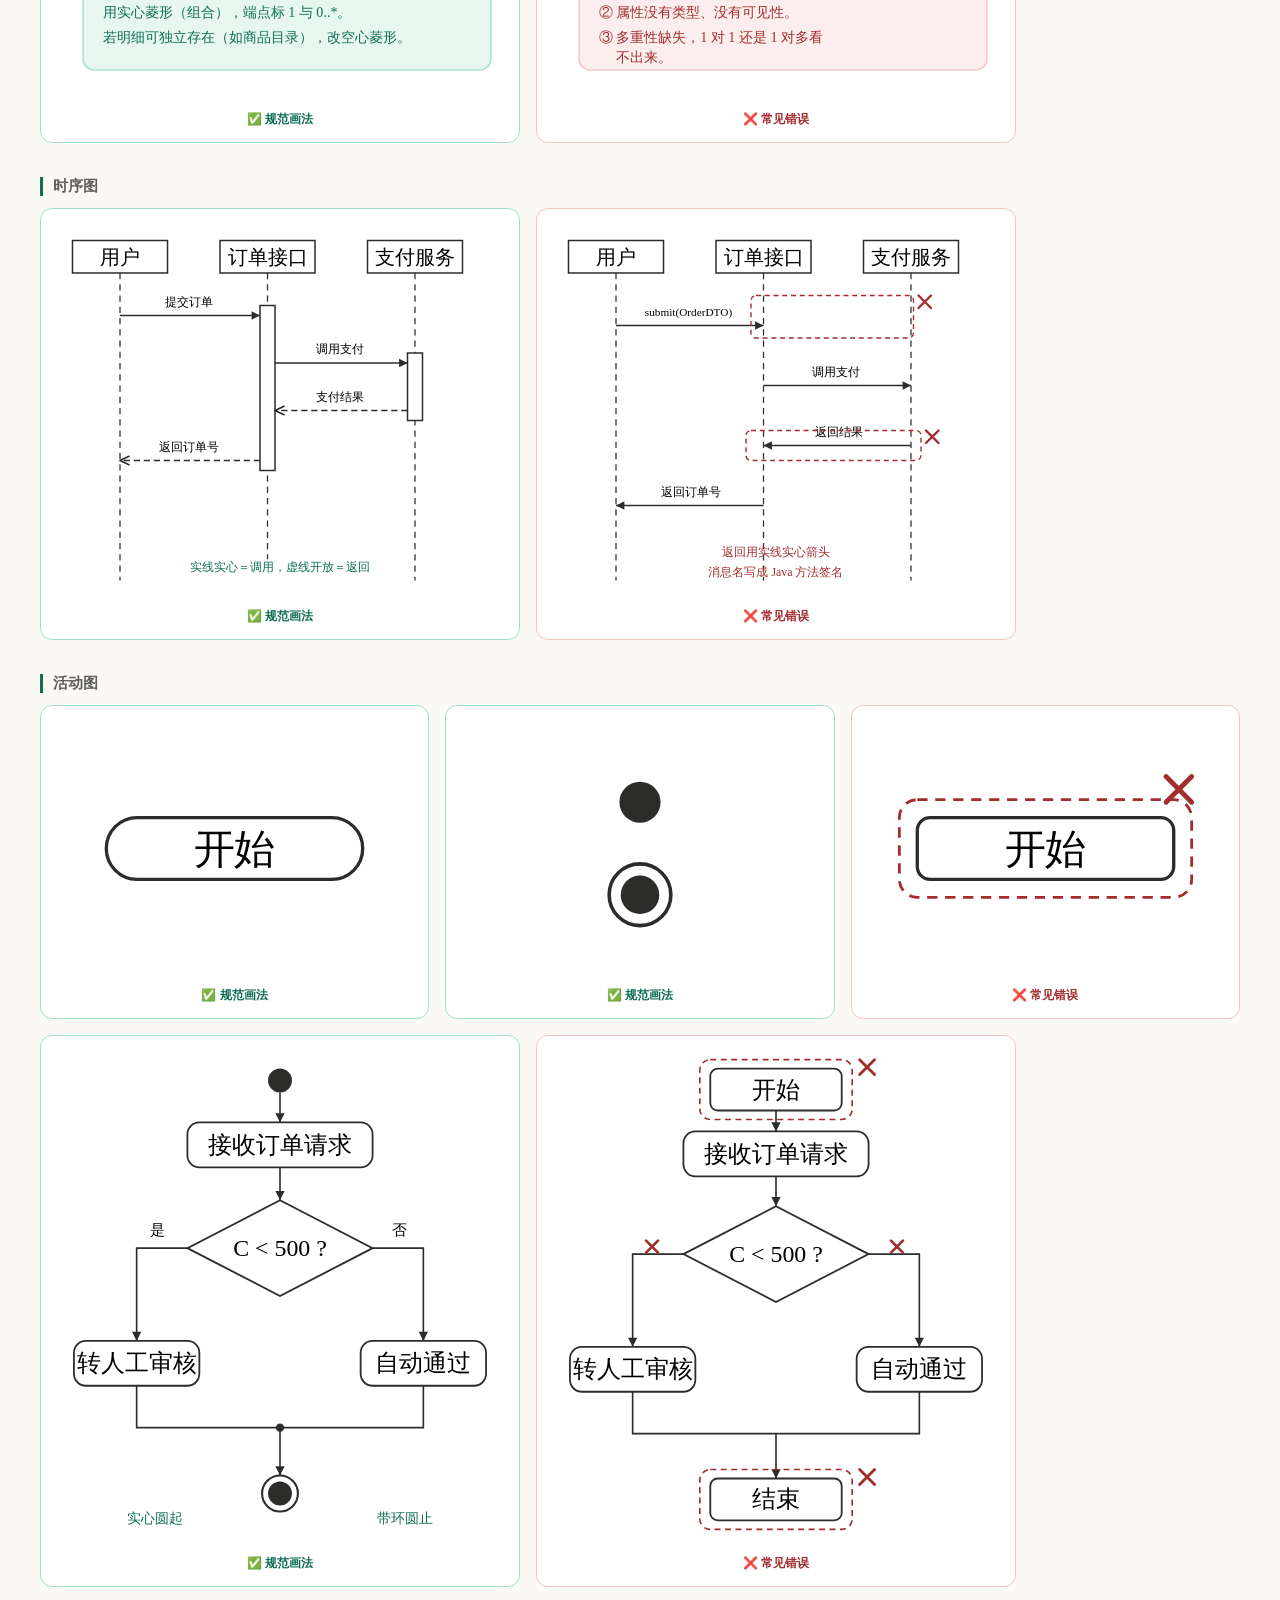
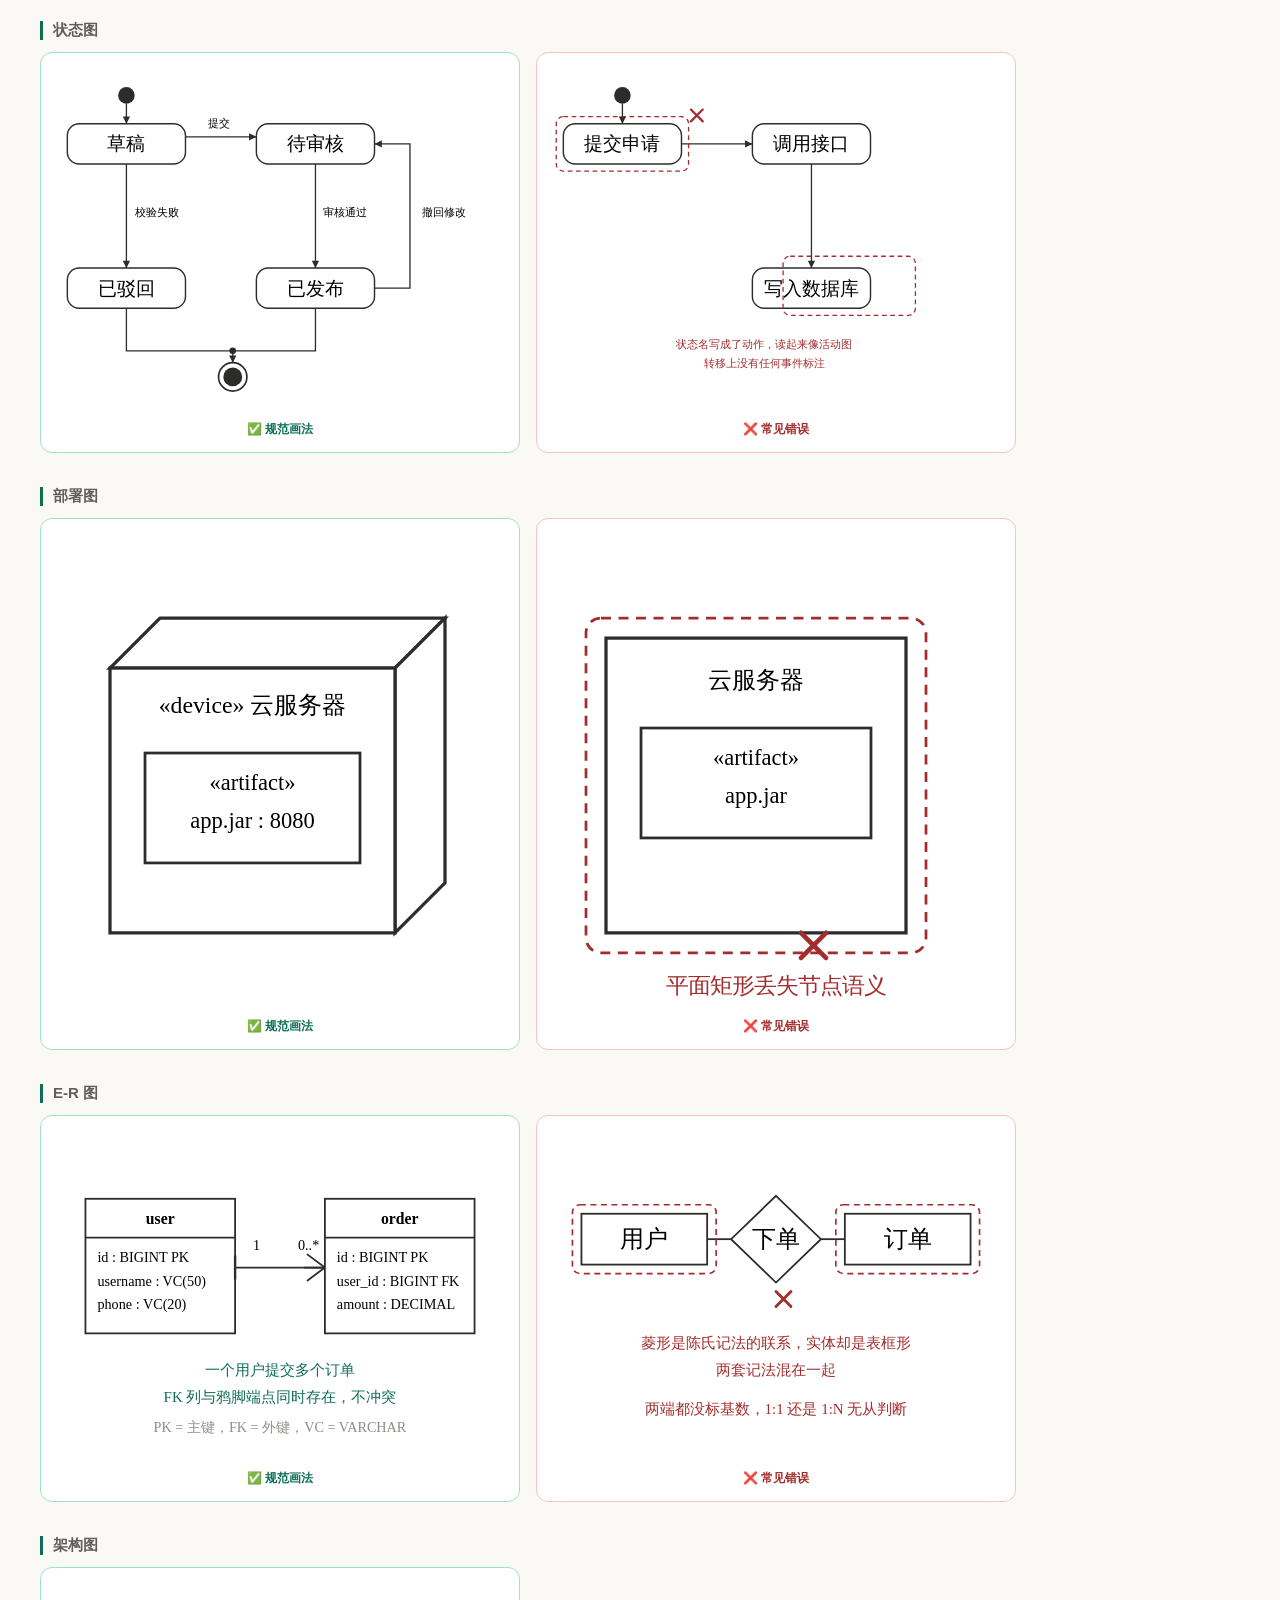
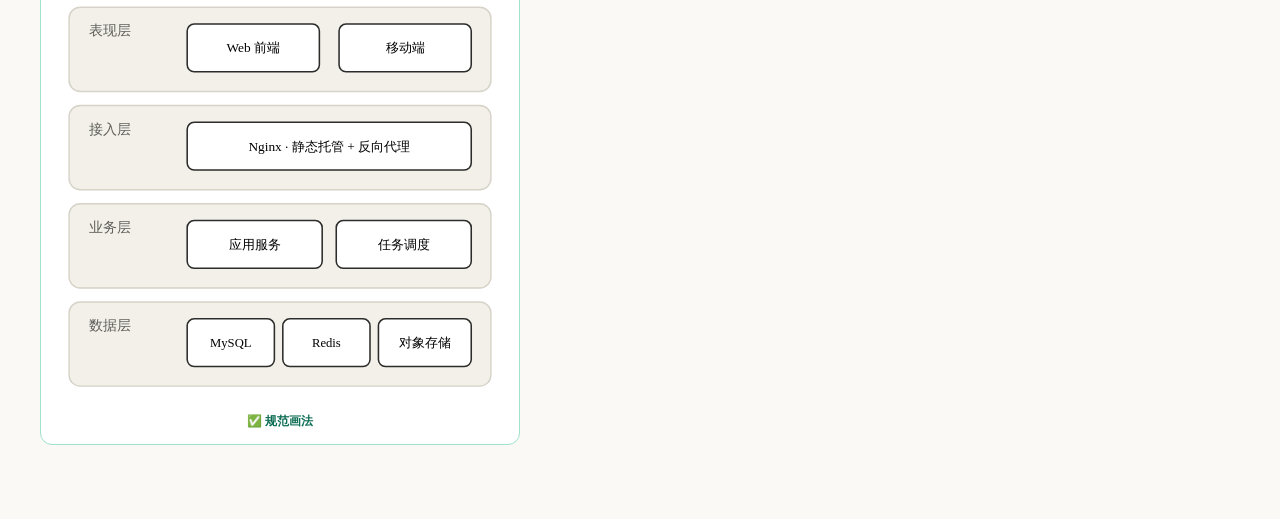
<file: thesis-diagram/assets/examples/gallery.html>
<!DOCTYPE html>
<html lang="zh-CN"><head><meta charset="UTF-8">
<title>论文图表 · 正误对照</title>
<style>
*{box-sizing:border-box;margin:0;padding:0}
body{background:#FAF9F5;color:#1F1E1B;font-family:-apple-system,"PingFang SC","Microsoft YaHei",sans-serif;
     padding:40px;max-width:1500px;margin:0 auto}
h1{font-size:24px;font-weight:600;margin-bottom:6px}
.sub{color:#8F8D85;font-size:13px;margin-bottom:32px}
section{margin-bottom:34px}
h2{font-size:15px;font-weight:600;margin-bottom:12px;color:#5F5E5A;
   border-left:3px solid #0F6E56;padding-left:10px}
.row{display:flex;gap:16px;align-items:stretch;flex-wrap:wrap}
figure{background:#fff;border:1px solid #E8E5DC;border-radius:12px;padding:14px;
       flex:1 1 380px;max-width:480px;display:flex;flex-direction:column}
figure.ok{border-color:#9FE1CB}
figure.bad{border-color:#F5C4C4}
img{width:100%;height:auto;display:block;flex:1;object-fit:contain}
figcaption{font-size:12px;margin-top:10px;text-align:center;color:#5F5E5A}
figure.ok figcaption{color:#0F6E56;font-weight:600}
figure.bad figcaption{color:#A32D2D;font-weight:600}
</style></head><body>
<h1>论文图表 · 正误对照</h1>
<div class="sub">从规范手册抽出，坐标原样保留，可直接复制到自己的图里</div>
<section><h2>流程图 GB 1526</h2><div class="row"><figure class="ok"><img src="01-flowchart-ok.svg" alt=""><figcaption>✅ 规范画法</figcaption></figure><figure class="bad"><img src="02-flowchart-bad.svg" alt=""><figcaption>❌ 常见错误</figcaption></figure></div></section>
<section><h2>用例图</h2><div class="row"><figure class="ok"><img src="03-usecase-ok.svg" alt=""><figcaption>✅ 规范画法</figcaption></figure><figure class="bad"><img src="04-usecase-bad.svg" alt=""><figcaption>❌ 常见错误</figcaption></figure></div></section>
<section><h2>类图</h2><div class="row"><figure class="ok"><img src="05-class-ok.svg" alt=""><figcaption>✅ 规范画法</figcaption></figure><figure class="bad"><img src="06-class-bad.svg" alt=""><figcaption>❌ 常见错误</figcaption></figure></div></section>
<section><h2>时序图</h2><div class="row"><figure class="ok"><img src="07-sequence-ok.svg" alt=""><figcaption>✅ 规范画法</figcaption></figure><figure class="bad"><img src="08-sequence-bad.svg" alt=""><figcaption>❌ 常见错误</figcaption></figure></div></section>
<section><h2>活动图</h2><div class="row"><figure class="ok"><img src="09-activity-ok.svg" alt=""><figcaption>✅ 规范画法</figcaption></figure><figure class="ok"><img src="10-activity-ok.svg" alt=""><figcaption>✅ 规范画法</figcaption></figure><figure class="bad"><img src="11-activity-bad.svg" alt=""><figcaption>❌ 常见错误</figcaption></figure><figure class="ok"><img src="12-activity-ok.svg" alt=""><figcaption>✅ 规范画法</figcaption></figure><figure class="bad"><img src="13-activity-bad.svg" alt=""><figcaption>❌ 常见错误</figcaption></figure></div></section>
<section><h2>状态图</h2><div class="row"><figure class="ok"><img src="14-state-ok.svg" alt=""><figcaption>✅ 规范画法</figcaption></figure><figure class="bad"><img src="15-state-bad.svg" alt=""><figcaption>❌ 常见错误</figcaption></figure></div></section>
<section><h2>部署图</h2><div class="row"><figure class="ok"><img src="16-deployment-ok.svg" alt=""><figcaption>✅ 规范画法</figcaption></figure><figure class="bad"><img src="17-deployment-bad.svg" alt=""><figcaption>❌ 常见错误</figcaption></figure></div></section>
<section><h2>E-R 图</h2><div class="row"><figure class="ok"><img src="18-er-ok.svg" alt=""><figcaption>✅ 规范画法</figcaption></figure><figure class="bad"><img src="19-er-bad.svg" alt=""><figcaption>❌ 常见错误</figcaption></figure></div></section>
<section><h2>架构图</h2><div class="row"><figure class="ok"><img src="20-arch-ok.svg" alt=""><figcaption>✅ 规范画法</figcaption></figure></div></section>
</body></html>
</file>
